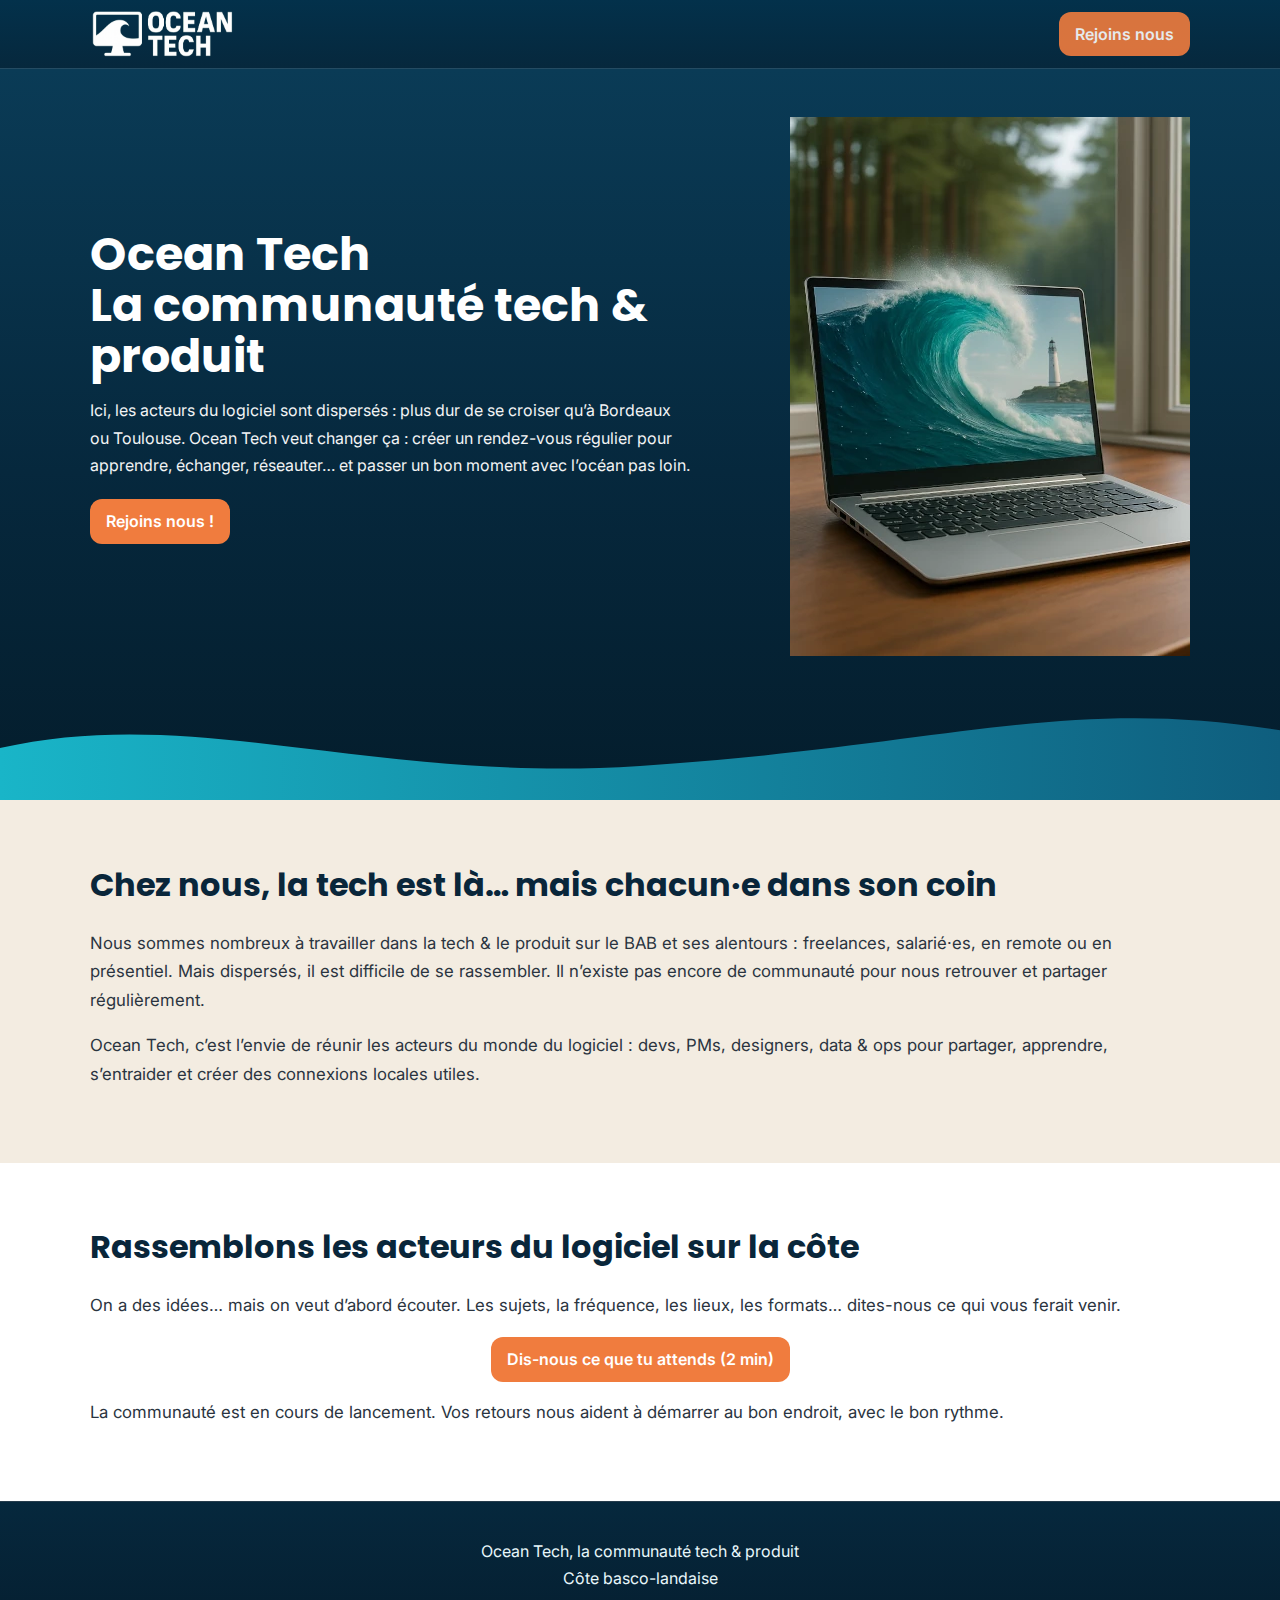
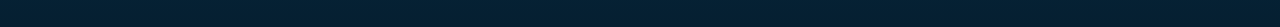
<file: index.html>
<!doctype html>
<html lang="fr">
<head>
  <meta charset="utf-8"/>
  <meta name="viewport" content="width=device-width,initial-scale=1"/>
  <meta name="description" content="Ocean Tech rassemble la communauté tech & produit de la côte basco-landaise. Meetups, talks et ateliers pour partager, apprendre et créer du lien entre passionné·es de la tech et du produit, au Pays Basque et dans les Landes.">
  <meta name="keywords" content="ocean tech, pays basque, landes, côte basco-landaise, communauté tech, communauté produit, meetups tech, conférences tech, ateliers produit, talks développeurs, startup pays basque, startup landes, Biarritz, Bayonne, Anglet, Hossegor, Capbreton">
  <title>Ocean Tech, la communauté tech & produit sur la côte basco-landaise</title>
  <link href="https://fonts.googleapis.com/css2?family=Inter:wght@400;500;600&family=Poppins:wght@700&display=swap"
        rel="stylesheet">
  <link rel="stylesheet" href="ocean-tech.css">
</head>
<body>

<!-- Header -->
<header class="site-header">
  <div class="container nav">
    <div class="brand">
      <img src="img/logo.png" alt="Ocean Tech" height="50">
    </div>
    <nav class="nav-links">
      <a class="btn btn-primary" 
         href="https://docs.google.com/forms/d/e/1FAIpQLSdKHtO3Su2iT-0vr4FBVOuqMx7DVP7CEz5MIr5eKZEmAG4YKg/viewform?usp=header" target="_blank">
         Rejoins nous
      </a>
    </nav>
  </div>
</header>

<!-- Hero -->
<section class="hero">
  <div class="container">
    <div class="hero-content">
      <div>
        <h1>Ocean Tech <br> La communauté tech & produit</h1>
        <p>
          Ici, les acteurs du logiciel sont dispersés : plus dur de se croiser qu’à Bordeaux ou Toulouse. Ocean Tech
          veut changer ça : créer un rendez-vous régulier pour apprendre, échanger, réseauter… et passer un bon moment
          avec l’océan pas loin.
        </p>
        <div class="hero-actions">
          <a class="btn btn-primary" 
             href="https://docs.google.com/forms/d/e/1FAIpQLSdKHtO3Su2iT-0vr4FBVOuqMx7DVP7CEz5MIr5eKZEmAG4YKg/viewform?usp=header"
             target="_blank">
             Rejoins nous !
          </a>
          <!--<a class="btn btn-primary" href="#rejoindre">Donne ton avis (2 min)</a>-->
          <!--<a class="btn btn-ghost" href="#newsletter">Rejoins nous</a>-->
        </div>
      </div>
      <img src="img/hero.webp" width="400">
    </div>
  </div>

  <!-- Vague -->
  <svg class="wave" viewBox="0 0 1440 140" preserveAspectRatio="none" aria-hidden="true">
    <defs>
      <linearGradient id="w" x1="0" x2="1">
        <stop offset="0" stop-color="#19B5C8"/>
        <stop offset="1" stop-color="#0F5E7E"/>
      </linearGradient>
    </defs>
    <path fill="url(#w)" d="M0,80 C220,30 420,120 720,100 C1060,78 1200,20 1440,60 L1440,140 L0,140 Z"/>
  </svg>
</section>

<!-- À propos -->
<section id="a-propos">
  <div class="container">
    <h2 class="section-title">Chez nous, la tech est là… mais chacun·e dans son coin</h2>
    <p class="lead">Nous sommes nombreux à travailler dans la tech & le produit sur le BAB et ses alentours :
      freelances, salarié·es, en remote ou en présentiel. Mais dispersés, il est difficile de se rassembler. Il
      n’existe pas encore de communauté pour nous retrouver et partager régulièrement.</p>
    <p class="lead">Ocean Tech, c’est l’envie de réunir les acteurs du monde du logiciel : devs, PMs, designers,
      data & ops pour partager, apprendre, s’entraider et créer des connexions locales utiles.</p>
  </div>
</section>

<!-- Format & contenus -->
<section id="format" style="background:var(--white)">
  <div class="container">
    <h2 class="section-title">Rassemblons les acteurs du logiciel sur la côte</h2>
    <p class="lead">On a des idées… mais on veut d’abord écouter. Les sujets, la fréquence, les lieux, les formats…
      dites-nous ce qui vous ferait venir.</p>
    <p class="text-center">
      <a class="btn btn-primary" 
         href="https://docs.google.com/forms/d/e/1FAIpQLSdKHtO3Su2iT-0vr4FBVOuqMx7DVP7CEz5MIr5eKZEmAG4YKg/viewform?usp=header"
         target="_blank"
      >
          Dis-nous ce que tu attends (2 min)
      </a>
    </p>
    <p class="lead">La communauté est en cours de lancement. Vos retours nous aident à démarrer au bon endroit, avec le
      bon rythme.</p>
  </div>
</section>

<!-- Footer -->
<footer class="site-footer">
  <div class="container text-center">
    <div>Ocean Tech, la communauté tech & produit</div>
    <div>Côte basco-landaise</div>
  </div>
</footer>
</body>
</html>
</file>
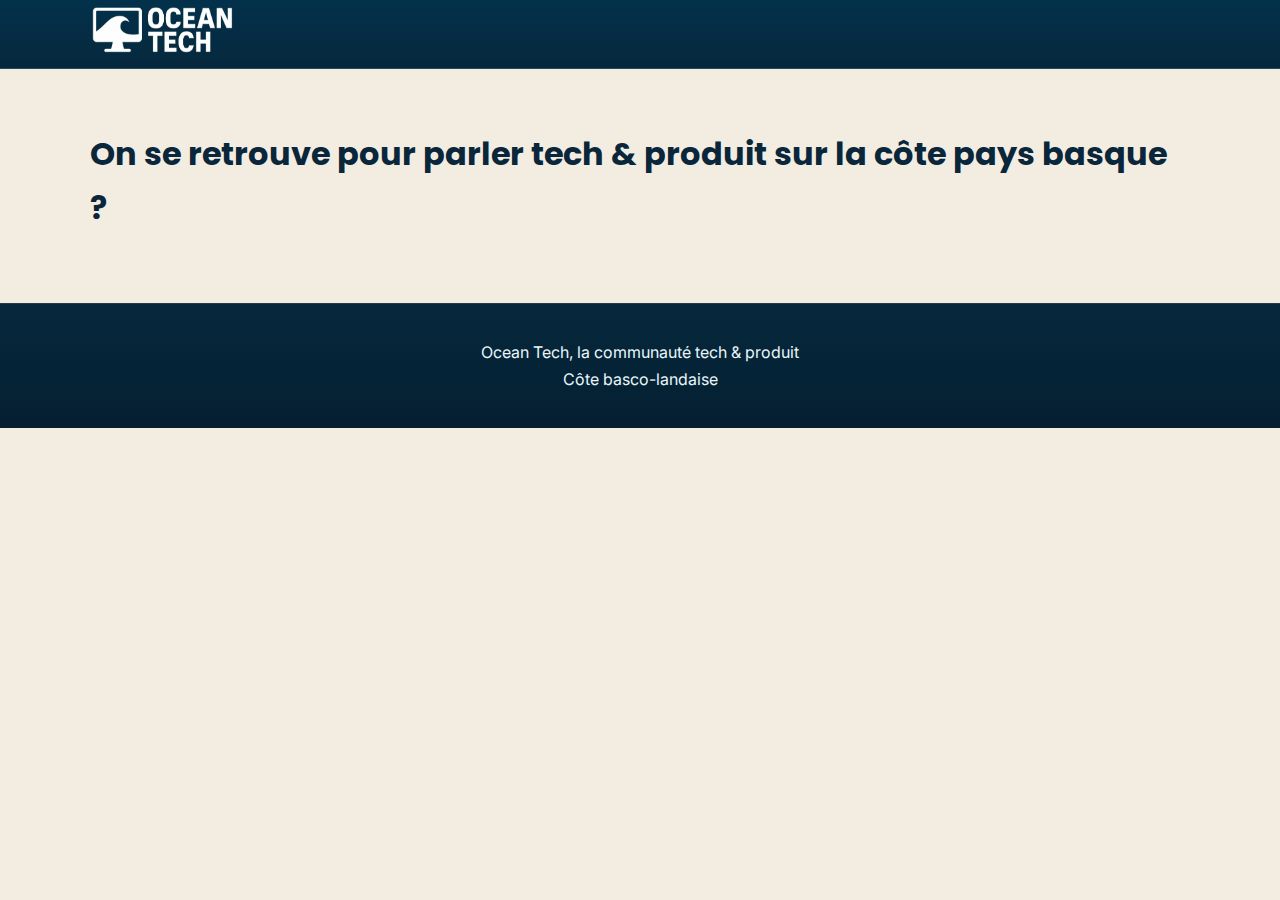
<file: rejoins-nous.html>
<!doctype html>
<html lang="fr">
<head>
  <meta charset="utf-8"/>
  <meta name="viewport" content="width=device-width,initial-scale=1"/>
  <meta name="description" content="Ocean Tech rassemble la communauté tech & produit de la côte basco-landaise. Meetups, talks et ateliers pour partager, apprendre et créer du lien entre passionné·es de la tech et du produit, au Pays Basque et dans les Landes.">
  <meta name="keywords" content="ocean tech, pays basque, landes, côte basco-landaise, communauté tech, communauté produit, meetups tech, conférences tech, ateliers produit, talks développeurs, startup pays basque, startup landes, Biarritz, Bayonne, Anglet, Hossegor, Capbreton">
  <title>Ocean Tech, la communauté tech & produit sur la côte basco-landaise</title>
  <link href="https://fonts.googleapis.com/css2?family=Inter:wght@400;500;600&family=Poppins:wght@700&display=swap"
        rel="stylesheet">
  <link rel="stylesheet" href="ocean-tech.css">
  <script defer src="https://cloud.umami.is/script.js" data-website-id="89df8b6b-5775-4150-88d7-c8c101d471c7"></script>
</head>
<body>
  <!-- Header -->
  <header class="site-header">
    <div class="container nav">
      <div class="brand">
        <a href="index.html">
          <img src="img/logo.png" alt="Ocean Tech" height="50">
        </a>
      </div>
      <nav class="nav-links">
      </nav>
    </div>
  </header>

  <section class="subscribe">
    <div class="container title">
      <h2 class="section-title">On se retrouve pour parler tech & produit sur la côte pays basque ?</h2>
    </div>
    <div class="container form">
      <script async src="https://eomail5.com/form/8963eff0-af68-11f0-b7b8-3be27205f5ee.js" data-form="8963eff0-af68-11f0-b7b8-3be27205f5ee"></script>
    </div>
  </section>

  <!-- Footer -->
  <footer class="site-footer">
    <div class="container text-center">
      <div>Ocean Tech, la communauté tech & produit</div>
      <div>Côte basco-landaise</div>
    </div>
  </footer>
</body>
</html>
</file>
<file: ocean-tech.css>
:root {
    /* Palette océan sobre */
    --blue-deep: #03314B; /* océan profond */
    --blue: #0F5E7E; /* vague */
    --teal: #19B5C8; /* écume / accent doux */
    --sand: #F3ECE1; /* sable */
    --white: #FFFFFF;
    --ink: #0f172a;
    --muted: #5b6775;
    --accent: #F07C3E; /* accent rare (boutons) */
}

* {
    box-sizing: border-box
}

html, body {
    margin: 0;
    padding: 0
}

body {
    font-family: Inter, system-ui, -apple-system, Segoe UI, Roboto, Arial, sans-serif;
    color: var(--ink);
    background: var(--sand);
    line-height: 1.7;
    -webkit-font-smoothing: antialiased;
    -moz-osx-font-smoothing: grayscale;
}

a {
    color: inherit;
    text-decoration: none
}

.text-center {
    text-align: center
}

.container {
    max-width: 1140px;
    margin: 0 auto;
    padding: 0 1.25rem
}

/* ---- Header ---- */
.site-header {
    background: linear-gradient(180deg, var(--blue-deep), #06283d);
    color: var(--white);
    position: sticky;
    top: 0;
    z-index: 20;
    border-bottom: 1px solid #ffffff22;
}

.nav {
    height: 68px;
    display: flex;
    align-items: center;
    justify-content: space-between;
}

.brand {
    display: flex;
    align-items: center;
    gap: .8rem
}

.brand-title {
    line-height: 1.05
}

.nav-links {
    display: none;
    gap: 1.6rem;
    opacity: .9
}

@media (min-width: 880px) {
    .nav-links {
        display: flex
    }
}

.btn {
    display: inline-flex;
    align-items: center;
    justify-content: center;
    gap: .5rem;
    height: 2.8rem;
    padding: 0 1rem;
    border-radius: 12px;
    border: 0;
    cursor: pointer;
    font-weight: 600;
    line-height: 1;
    transition: .18s transform, .18s filter;
}

.btn:hover {
    transform: translateY(-1px)
}

.btn-primary {
    background: var(--accent);
    color: var(--white)
}

.btn-ghost {
    background: #ffffff14;
    color: #fff
}

/* ---- Hero ---- */
.hero {
    position: relative;
    overflow: hidden;
    color: var(--white);
    background: linear-gradient(180deg, #0a3b56 0%, #06283d 55%, #041d2c 100%);
    padding: 3rem 0 9rem;
}

.hero-content {
    display: grid;
    grid-template-columns:1fr auto;
    gap:2rem;
    align-items:center;
}

.hero h1 {
    font-family: Poppins, Inter, sans-serif;
    font-size: clamp(2.1rem, 3.6vw, 3.2rem);
    line-height: 1.1;
    margin: 0;
}

.hero p {
    margin: 1rem 0 0;
    opacity: .95;
    max-width: 60ch
}

.hero-actions {
    display: flex;
    flex-wrap: wrap;
    gap: .75rem;
    margin-top: 1.25rem
}

/* Vague séparatrice */
.wave {
    position: absolute;
    left: 0;
    bottom: -1px;
    width: 100%;
    height: auto;
    display: block
}

/* ---- Sections ---- */
section {
    padding: 3.6rem 0
}

.section-title {
    font-family: Poppins, Inter, sans-serif;
    font-size: clamp(1.5rem, 2.6vw, 2rem);
    margin: 0 0 .6rem;
    color: #09263a
}

.muted {
    color: var(--muted)
}

.lead {
    font-size: 1.05rem;
    color: #2a3440
}

/* Grille cartes sobres */
.grid {
    display: grid;
    gap: 1rem
}

@media (min-width: 900px) {
    .grid.cols-3 {
        grid-template-columns:repeat(3, 1fr)
    }
}

/* Liste points */
.list {
    display: grid;
    gap: .4rem;
    margin: .6rem 0 0
}

.list li {
    display: flex;
    gap: .6rem;
    align-items: flex-start
}

.dot {
    width: 10px;
    height: 10px;
    border-radius: 999px;
    background: var(--teal);
    margin-top: .45rem;
    flex: 0 0 auto
}

/* Newsletter */
.newsletter {
    background: var(--white);
    border: 1px solid #e7e5e4;
    border-radius: 16px;
    padding: 1rem 1.1rem;
    display: grid;
    gap: .8rem
}

.newsletter form {
    display: grid;
    gap: .6rem;
    grid-template-columns:1fr auto
}

.newsletter input {
    height: 2.8rem;
    border-radius: 10px;
    border: 1px solid #e5e7eb;
    padding: 0 .9rem;
    font: inherit
}

/* Footer */
.site-footer {
    background: linear-gradient(180deg, #06283d, #051f31);
    color: #e8f7fb;
    padding: 2.2rem 0;
    border-top: 1px solid #ffffff22
}
</file>
